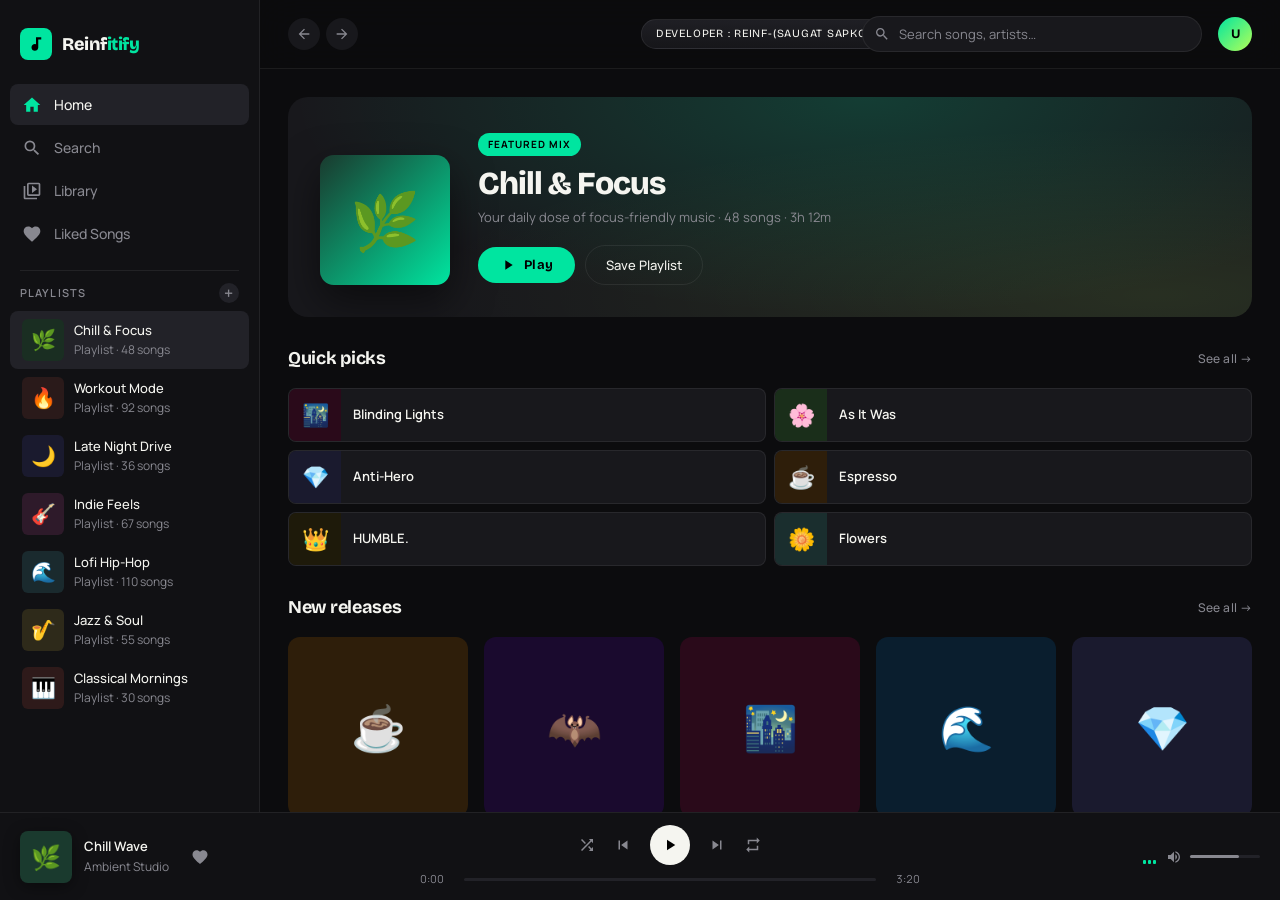
<file: index.html>
﻿<!DOCTYPE html>
<html lang="en">
<head>
<meta charset="UTF-8" />
<meta name="viewport" content="width=device-width, initial-scale=1.0" />
<title>Reinfitify</title>
<link href="https://fonts.googleapis.com/css2?family=Bricolage+Grotesque:opsz,wght@12..96,600;12..96,700;12..96,800&family=Manrope:wght@400;500;600&display=swap" rel="stylesheet" />
<link rel="stylesheet" href="reinfitify.css" />
</head>
<body>
<div class="app">
  <aside class="sidebar">
    <a class="logo" href="#">
      <div class="logo-mark">
        <svg viewBox="0 0 24 24"><path d="M12 3v9.28a4.39 4.39 0 0 0-1.5-.28C8.01 12 6 14.01 6 16.5S8.01 21 10.5 21c2.31 0 4.2-1.75 4.45-4H15V6h4V3h-7z"/></svg>
      </div>
      <span class="logo-text">Reinf<span>itify</span></span>
    </a>

    <nav class="nav">
      <a class="nav-item active" href="#" data-nav="home">
        <svg viewBox="0 0 24 24"><path d="M10 20v-6h4v6h5v-8h3L12 3 2 12h3v8z"/></svg>
        Home
      </a>
      <a class="nav-item" href="#" data-nav="search">
        <svg viewBox="0 0 24 24"><path d="M15.5 14h-.79l-.28-.27A6.471 6.471 0 0 0 16 9.5 6.5 6.5 0 1 0 9.5 16c1.61 0 3.09-.59 4.23-1.57l.27.28v.79l5 4.99L20.49 19l-4.99-5zm-6 0C7.01 14 5 11.99 5 9.5S7.01 5 9.5 5 14 7.01 14 9.5 11.99 14 9.5 14z"/></svg>
        Search
      </a>
      <a class="nav-item" href="#" data-nav="library">
        <svg viewBox="0 0 24 24"><path d="M4 6H2v14c0 1.1.9 2 2 2h14v-2H4V6zm16-4H8c-1.1 0-2 .9-2 2v12c0 1.1.9 2 2 2h12c1.1 0 2-.9 2-2V4c0-1.1-.9-2-2-2zm0 14H8V4h12v12zM12 5.5v9l6-4.5-6-4.5z"/></svg>
        Library
      </a>
      <a class="nav-item" href="#" data-nav="liked">
        <svg viewBox="0 0 24 24"><path d="M12 21.35l-1.45-1.32C5.4 15.36 2 12.28 2 8.5 2 5.42 4.42 3 7.5 3c1.74 0 3.41.81 4.5 2.09C13.09 3.81 14.76 3 16.5 3 19.58 3 22 5.42 22 8.5c0 3.78-3.4 6.86-8.55 11.54L12 21.35z"/></svg>
        Liked Songs
      </a>
    </nav>

    <div class="sidebar-divider"></div>

    <div class="library-header">
      <span>Playlists</span>
      <div class="library-add">+</div>
    </div>

    <div class="playlists">
      <div class="playlist-item active" onclick="selectPlaylist(this)">
        <div class="p-thumb" style="background:#1a2e22;">🌿</div>
        <div class="p-info">
          <div class="p-name">Chill &amp; Focus</div>
          <div class="p-meta">Playlist · 48 songs</div>
        </div>
      </div>
      <div class="playlist-item" onclick="selectPlaylist(this)">
        <div class="p-thumb" style="background:#2a1a1a;">🔥</div>
        <div class="p-info">
          <div class="p-name">Workout Mode</div>
          <div class="p-meta">Playlist · 92 songs</div>
        </div>
      </div>
      <div class="playlist-item" onclick="selectPlaylist(this)">
        <div class="p-thumb" style="background:#1a1a2e;">🌙</div>
        <div class="p-info">
          <div class="p-name">Late Night Drive</div>
          <div class="p-meta">Playlist · 36 songs</div>
        </div>
      </div>
      <div class="playlist-item" onclick="selectPlaylist(this)">
        <div class="p-thumb" style="background:#2e1a2a;">🎸</div>
        <div class="p-info">
          <div class="p-name">Indie Feels</div>
          <div class="p-meta">Playlist · 67 songs</div>
        </div>
      </div>
      <div class="playlist-item" onclick="selectPlaylist(this)">
        <div class="p-thumb" style="background:#1a2a2e;">🌊</div>
        <div class="p-info">
          <div class="p-name">Lofi Hip-Hop</div>
          <div class="p-meta">Playlist · 110 songs</div>
        </div>
      </div>
      <div class="playlist-item" onclick="selectPlaylist(this)">
        <div class="p-thumb" style="background:#2e2a1a;">🎷</div>
        <div class="p-info">
          <div class="p-name">Jazz &amp; Soul</div>
          <div class="p-meta">Playlist · 55 songs</div>
        </div>
      </div>
      <div class="playlist-item" onclick="selectPlaylist(this)">
        <div class="p-thumb" style="background:#2e1a1a;">🎹</div>
        <div class="p-info">
          <div class="p-name">Classical Mornings</div>
          <div class="p-meta">Playlist · 30 songs</div>
        </div>
      </div>
    </div>
  </aside>
  <main class="main">
    <div class="topbar">
      <div class="topbar-nav">
        <button class="topbar-btn">
          <svg viewBox="0 0 24 24"><path d="M20 11H7.83l5.59-5.59L12 4l-8 8 8 8 1.41-1.41L7.83 13H20v-2z"/></svg>
        </button>
        <button class="topbar-btn">
          <svg viewBox="0 0 24 24"><path d="M12 4l-1.41 1.41L16.17 11H4v2h12.17l-5.58 5.59L12 20l8-8z"/></svg>
        </button>
      </div>
      <div class="developer-credit">DEVELOPER : reinF-(Saugat Sapkota)</div>
      <div class="topbar-search">
        <svg viewBox="0 0 24 24"><path d="M15.5 14h-.79l-.28-.27A6.471 6.471 0 0 0 16 9.5 6.5 6.5 0 1 0 9.5 16c1.61 0 3.09-.59 4.23-1.57l.27.28v.79l5 4.99L20.49 19l-4.99-5zm-6 0C7.01 14 5 11.99 5 9.5S7.01 5 9.5 5 14 7.01 14 9.5 11.99 14 9.5 14z"/></svg>
        <input class="search-input" placeholder="Search songs, artists…" type="text" />
      </div>
      <div class="profile-wrap">
        <button class="avatar-btn" id="profile-btn" type="button" aria-expanded="false" aria-haspopup="true" onclick="toggleProfileMenu(event)">U</button>
        <div class="profile-menu" id="profile-menu">
          <button class="profile-menu-item" type="button" onclick="handleProfileAction('profile')">Profile</button>
          <button class="profile-menu-item" type="button" onclick="handleProfileAction('settings')">Settings</button>
          <button class="profile-menu-item logout" type="button" onclick="handleProfileAction('logout')">Logout</button>
        </div>
      </div>
    </div>
    <div class="hero" id="home-section">
      <div class="hero-inner">
        <div class="hero-bg"></div>
        <div class="hero-art">🌿</div>
        <div class="hero-info">
          <div class="hero-tag">Featured Mix</div>
          <div class="hero-title">Chill &amp; Focus</div>
          <div class="hero-sub">Your daily dose of focus-friendly music · 48 songs · 3h 12m</div>
          <div class="hero-actions">
            <button class="btn-play" onclick="playTrack('Chill Wave','Ambient Studio','🌿','#1a3a2e','247_Dream_LoFi_Chillwave_Vol_01_Luminous_Drift_Studio_256KBPS.mp3')">
              <svg viewBox="0 0 24 24"><path d="M8 5v14l11-7z"/></svg>
              Play
            </button>
            <button class="btn-outline">Save Playlist</button>
          </div>
        </div>
      </div>
    </div>
    <div class="section">
      <div class="section-head">
        <div class="section-title">Quick picks</div>
        <a class="see-all" href="#">See all →</a>
      </div>
      <div class="quick-grid">
        <div class="quick-card" onclick="playTrack('Blinding Lights','The Weeknd','🌃','#2a0a1a')">
          <div class="quick-thumb" style="background:#2a0a1a;">🌃</div>
          <div class="quick-name">Blinding Lights</div>
          <div class="quick-play"><svg viewBox="0 0 24 24"><path d="M8 5v14l11-7z"/></svg></div>
        </div>
        <div class="quick-card" onclick="playTrack('As It Was','Harry Styles','🌸','#1a2e1a')">
          <div class="quick-thumb" style="background:#1a2e1a;">🌸</div>
          <div class="quick-name">As It Was</div>
          <div class="quick-play"><svg viewBox="0 0 24 24"><path d="M8 5v14l11-7z"/></svg></div>
        </div>
        <div class="quick-card" onclick="playTrack('Anti-Hero','Taylor Swift','💎','#1a1a2e')">
          <div class="quick-thumb" style="background:#1a1a2e;">💎</div>
          <div class="quick-name">Anti-Hero</div>
          <div class="quick-play"><svg viewBox="0 0 24 24"><path d="M8 5v14l11-7z"/></svg></div>
        </div>
        <div class="quick-card" onclick="playTrack('Espresso','Sabrina Carpenter','☕','#2e1e0a')">
          <div class="quick-thumb" style="background:#2e1e0a;">☕</div>
          <div class="quick-name">Espresso</div>
          <div class="quick-play"><svg viewBox="0 0 24 24"><path d="M8 5v14l11-7z"/></svg></div>
        </div>
        <div class="quick-card" onclick="playTrack('HUMBLE.','Kendrick Lamar','👑','#1e1a0a')">
          <div class="quick-thumb" style="background:#1e1a0a;">👑</div>
          <div class="quick-name">HUMBLE.</div>
          <div class="quick-play"><svg viewBox="0 0 24 24"><path d="M8 5v14l11-7z"/></svg></div>
        </div>
        <div class="quick-card" onclick="playTrack('Flowers','Miley Cyrus','🌼','#1a2e2e')">
          <div class="quick-thumb" style="background:#1a2e2e;">🌼</div>
          <div class="quick-name">Flowers</div>
          <div class="quick-play"><svg viewBox="0 0 24 24"><path d="M8 5v14l11-7z"/></svg></div>
        </div>
      </div>
    </div>
    <div class="section" id="library-section">
      <div class="section-head">
        <div class="section-title">New releases</div>
        <a class="see-all" href="#">See all →</a>
      </div>
      <div class="album-grid">
        <div class="album-card" onclick="playTrack('Short n\' Sweet','Sabrina Carpenter','☕','#2e1e0a')">
          <div class="album-art" style="background:#2e1e0a;">
            ☕
            <div class="album-art-overlay"><div class="album-play-btn"><svg viewBox="0 0 24 24"><path d="M8 5v14l11-7z"/></svg></div></div>
          </div>
          <div class="album-title">Short n' Sweet</div>
          <div class="album-artist">Sabrina Carpenter</div>
        </div>
        <div class="album-card" onclick="playTrack('Vampire','Olivia Rodrigo','🦇','#1a0a2e')">
          <div class="album-art" style="background:#1a0a2e;">
            🦇
            <div class="album-art-overlay"><div class="album-play-btn"><svg viewBox="0 0 24 24"><path d="M8 5v14l11-7z"/></svg></div></div>
          </div>
          <div class="album-title">GUTS</div>
          <div class="album-artist">Olivia Rodrigo</div>
        </div>
        <div class="album-card" onclick="playTrack('After Hours','The Weeknd','🌃','#2a0a1a')">
          <div class="album-art" style="background:#2a0a1a;">
            🌃
            <div class="album-art-overlay"><div class="album-play-btn"><svg viewBox="0 0 24 24"><path d="M8 5v14l11-7z"/></svg></div></div>
          </div>
          <div class="album-title">After Hours</div>
          <div class="album-artist">The Weeknd</div>
        </div>
        <div class="album-card" onclick="playTrack('Calm Down','Rema','🌊','#0a1e2e')">
          <div class="album-art" style="background:#0a1e2e;">
            🌊
            <div class="album-art-overlay"><div class="album-play-btn"><svg viewBox="0 0 24 24"><path d="M8 5v14l11-7z"/></svg></div></div>
          </div>
          <div class="album-title">Rave & Roses</div>
          <div class="album-artist">Rema</div>
        </div>
        <div class="album-card" onclick="playTrack('Midnights','Taylor Swift','💎','#1a1a2e')">
          <div class="album-art" style="background:#1a1a2e;">
            💎
            <div class="album-art-overlay"><div class="album-play-btn"><svg viewBox="0 0 24 24"><path d="M8 5v14l11-7z"/></svg></div></div>
          </div>
          <div class="album-title">Midnights</div>
          <div class="album-artist">Taylor Swift</div>
        </div>
      </div>
    </div>
    <div class="section" id="liked-section">
      <div class="section-head">
        <div class="section-title">Trending right now</div>
        <a class="see-all" href="#">See all →</a>
      </div>
      <div class="tracklist">
        <div class="tracklist-header">
          <div class="th" style="text-align:center;">#</div>
          <div class="th">Title</div>
          <div class="th">Album</div>
          <div class="th right">Duration</div>
          <div class="th"></div>
        </div>
        <div id="tracklist-body"></div>
      </div>
    </div>

    <div class="section-end"></div>
  </main>
  <footer class="player">
    <div class="player-track">
      <div class="now-art" id="now-art" style="background:#1a3a2e;">🌿</div>
      <div class="now-info">
        <div class="now-title" id="now-title">Chill Wave</div>
        <div class="now-artist" id="now-artist">Ambient Studio</div>
      </div>
      <button class="like-now" id="like-now-btn" onclick="toggleLikeNow()">
        <svg viewBox="0 0 24 24"><path d="M12 21.35l-1.45-1.32C5.4 15.36 2 12.28 2 8.5 2 5.42 4.42 3 7.5 3c1.74 0 3.41.81 4.5 2.09C13.09 3.81 14.76 3 16.5 3 19.58 3 22 5.42 22 8.5c0 3.78-3.4 6.86-8.55 11.54L12 21.35z"/></svg>
      </button>
    </div>

    <div class="player-center">
      <div class="ctrl-row">
        <button class="ctrl" id="shuffle-btn" onclick="toggleShuffle()" title="Shuffle">
          <svg viewBox="0 0 24 24" width="18" height="18"><path d="M10.59 9.17L5.41 4 4 5.41l5.17 5.17 1.42-1.41zM14.5 4l2.04 2.04L4 18.59 5.41 20 17.96 7.46 20 9.5V4h-5.5zm.33 9.41l-1.41 1.41 3.13 3.13L14.5 20H20v-5.5l-2.04 2.04-3.13-3.13z"/></svg>
        </button>
        <button class="ctrl" title="Previous" onclick="prevTrack()">
          <svg viewBox="0 0 24 24"><path d="M6 6h2v12H6zm3.5 6l8.5 6V6z"/></svg>
        </button>
        <button class="play-pause" id="play-pause-btn" onclick="togglePlay()">
          <svg id="pp-icon" viewBox="0 0 24 24"><path d="M8 5v14l11-7z"/></svg>
        </button>
        <button class="ctrl" title="Next" onclick="nextTrack()">
          <svg viewBox="0 0 24 24"><path d="M6 18l8.5-6L6 6v12zM16 6v12h2V6h-2z"/></svg>
        </button>
        <button class="ctrl" id="repeat-btn" onclick="toggleRepeat()" title="Repeat">
          <svg viewBox="0 0 24 24"><path d="M7 7h10v3l4-4-4-4v3H5v6h2V7zm10 10H7v-3l-4 4 4 4v-3h12v-6h-2v4z"/></svg>
        </button>
      </div>
      <div class="prog-row">
        <span class="time-lbl" id="cur-time">0:00</span>
        <div class="prog-track" onclick="seek(event)">
          <div class="prog-fill" id="prog-fill" style="width:0%"></div>
        </div>
        <span class="time-lbl r" id="total-time">3:20</span>
      </div>
    </div>

    <div class="player-right">
      <div class="bars" id="bars"><span></span><span></span><span></span></div>
      <div class="vol-wrap">
        <button class="vol-ctrl">
          <svg viewBox="0 0 24 24"><path d="M3 9v6h4l5 5V4L7 9H3zm13.5 3c0-1.77-1.02-3.29-2.5-4.03v8.05c1.48-.73 2.5-2.25 2.5-4.02zM14 3.23v2.06c2.89.86 5 3.54 5 6.71s-2.11 5.85-5 6.71v2.06c4.01-.91 7-4.49 7-8.77s-2.99-7.86-7-8.77z"/></svg>
        </button>
        <div class="vol-slider">
          <div class="vol-fill" id="vol-fill"></div>
        </div>
      </div>
    </div>
  </footer>
</div>

<script src="reinfitify.js"></script>
</body>
</html>
</file>
<file: reinfitify.css>
﻿*, *::before, *::after { box-sizing: border-box; margin: 0; padding: 0; }

  :root {
    --accent: #00E5A0;
    --accent2: #B4FF57;
    --bg: #0C0C0E;
    --bg2: #111114;
    --bg3: #18181C;
    --bg4: #222228;
    --text: #F5F5F0;
    --muted: #888890;
    --border: rgba(255,255,255,0.07);
    --player-h: 88px;
    --sidebar-w: 260px;
    --font-display: 'Bricolage Grotesque', sans-serif;
    --font-body: 'Manrope', sans-serif;
    --radius: 12px;
    --radius-sm: 8px;
    --transition: 0.18s cubic-bezier(0.4,0,0.2,1);
  }

  html, body {
    height: 100%;
    background: var(--bg);
    color: var(--text);
    font-family: var(--font-body);
    font-size: 14px;
    line-height: 1.5;
    overflow: hidden;
  }
  .app {
    display: grid;
    grid-template-columns: var(--sidebar-w) 1fr;
    grid-template-rows: 1fr var(--player-h);
    height: 100vh;
  }
  .sidebar {
    background: var(--bg2);
    border-right: 1px solid var(--border);
    grid-row: 1;
    display: flex;
    flex-direction: column;
    overflow: hidden;
  }

  .logo {
    padding: 28px 20px 20px;
    display: flex;
    align-items: center;
    gap: 10px;
    text-decoration: none;
  }
  .logo-mark {
    width: 32px; height: 32px;
    background: var(--accent);
    border-radius: 8px;
    display: flex; align-items: center; justify-content: center;
    flex-shrink: 0;
  }
  .logo-mark svg { width: 18px; height: 18px; fill: #000; }
  .logo-text {
    font-family: var(--font-display);
    font-weight: 800;
    font-size: 18px;
    letter-spacing: -0.5px;
    color: var(--text);
  }
  .logo-text span { color: var(--accent); }

  .nav {
    padding: 4px 10px;
    display: flex;
    flex-direction: column;
    gap: 2px;
  }
  .nav-item {
    display: flex;
    align-items: center;
    gap: 12px;
    padding: 10px 12px;
    border-radius: var(--radius-sm);
    color: var(--muted);
    cursor: pointer;
    transition: color var(--transition), background var(--transition);
    font-weight: 500;
    text-decoration: none;
    font-family: var(--font-body);
    font-size: 14px;
  }
  .nav-item svg { width: 20px; height: 20px; fill: currentColor; flex-shrink: 0; }
  .nav-item:hover { color: var(--text); background: var(--bg3); }
  .nav-item.active { color: var(--text); background: var(--bg4); }
  .nav-item.active svg { color: var(--accent); fill: var(--accent); }

  .sidebar-divider {
    height: 1px;
    background: var(--border);
    margin: 12px 20px;
  }

  .library-header {
    padding: 0 20px 8px;
    font-size: 11px;
    font-weight: 600;
    letter-spacing: 0.1em;
    text-transform: uppercase;
    color: var(--muted);
    display: flex;
    align-items: center;
    justify-content: space-between;
  }
  .library-add {
    width: 20px; height: 20px;
    background: var(--bg4);
    border-radius: 50%;
    display: flex; align-items: center; justify-content: center;
    cursor: pointer;
    color: var(--muted);
    font-size: 16px;
    line-height: 1;
    transition: background var(--transition), color var(--transition);
  }
  .library-add:hover { background: var(--accent); color: #000; }

  .playlists {
    padding: 0 10px;
    flex: 1;
    overflow-y: auto;
    scrollbar-width: none;
  }
  .playlists::-webkit-scrollbar { display: none; }

  .playlist-item {
    display: flex;
    align-items: center;
    gap: 10px;
    padding: 8px 12px;
    border-radius: var(--radius-sm);
    cursor: pointer;
    transition: background var(--transition);
  }
  .playlist-item:hover { background: var(--bg3); }
  .playlist-item.active { background: var(--bg4); }
  .p-thumb {
    width: 42px; height: 42px;
    border-radius: 6px;
    flex-shrink: 0;
    display: flex; align-items: center; justify-content: center;
    font-size: 20px;
  }
  .p-info { overflow: hidden; }
  .p-name {
    font-size: 13px;
    font-weight: 500;
    color: var(--text);
    white-space: nowrap;
    overflow: hidden;
    text-overflow: ellipsis;
  }
  .p-meta { font-size: 12px; color: var(--muted); margin-top: 1px; }
  .main {
    background: var(--bg);
    grid-row: 1;
    overflow-y: auto;
    scrollbar-width: thin;
    scrollbar-color: var(--bg4) transparent;
  }

  .topbar {
    position: sticky;
    top: 0;
    z-index: 10;
    background: rgba(12,12,14,0.85);
    backdrop-filter: blur(20px);
    -webkit-backdrop-filter: blur(20px);
    padding: 16px 28px;
    display: flex;
    align-items: center;
    gap: 12px;
    border-bottom: 1px solid var(--border);
  }
  .topbar-nav { display: flex; gap: 6px; }
  .topbar-btn {
    width: 32px; height: 32px;
    border-radius: 50%;
    background: var(--bg3);
    border: none;
    color: var(--muted);
    display: flex; align-items: center; justify-content: center;
    cursor: pointer;
    transition: background var(--transition), color var(--transition);
  }
  .topbar-btn svg { width: 16px; height: 16px; fill: currentColor; }
  .topbar-btn:hover { background: var(--bg4); color: var(--text); }
  .developer-credit {
    position: absolute;
    left: 50%;
    transform: translateX(-50%);
    padding: 6px 14px;
    border: 1px solid var(--border);
    border-radius: 999px;
    background: linear-gradient(180deg, rgba(34, 34, 40, 0.88), rgba(24, 24, 28, 0.88));
    color: var(--text);
    font-family: var(--font-display);
    font-size: 11px;
    letter-spacing: 0.07em;
    text-transform: uppercase;
    white-space: nowrap;
    pointer-events: none;
  }
  .topbar-search {
    flex: 1;
    max-width: 340px;
    margin-left: auto;
    position: relative;
  }
  .topbar-search svg {
    position: absolute;
    left: 12px; top: 50%;
    transform: translateY(-50%);
    width: 16px; height: 16px;
    fill: var(--muted);
    pointer-events: none;
  }
  .search-input {
    width: 100%;
    background: var(--bg3);
    border: 1px solid var(--border);
    border-radius: 100px;
    padding: 8px 16px 8px 36px;
    color: var(--text);
    font-family: var(--font-body);
    font-size: 13px;
    outline: none;
    transition: border-color var(--transition), background var(--transition);
  }
  .search-input::placeholder { color: var(--muted); }
  .search-input:focus { border-color: var(--accent); background: var(--bg4); }

  .avatar-btn {
    width: 34px; height: 34px;
    border-radius: 50%;
    background: linear-gradient(135deg, var(--accent), var(--accent2));
    border: none;
    display: flex; align-items: center; justify-content: center;
    font-family: var(--font-display);
    font-size: 13px; font-weight: 700;
    color: #000;
    cursor: pointer;
    flex-shrink: 0;
  }
  .profile-wrap {
    margin-left: 4px;
    position: relative;
    flex-shrink: 0;
  }
  .profile-menu {
    position: absolute;
    top: calc(100% + 10px);
    right: 0;
    min-width: 150px;
    background: var(--bg2);
    border: 1px solid var(--border);
    border-radius: 10px;
    padding: 6px;
    display: flex;
    flex-direction: column;
    gap: 2px;
    opacity: 0;
    pointer-events: none;
    transform: translateY(-8px);
    transition: opacity var(--transition), transform var(--transition);
    box-shadow: 0 14px 30px rgba(0, 0, 0, 0.45);
    z-index: 30;
  }
  .profile-menu.open {
    opacity: 1;
    pointer-events: auto;
    transform: translateY(0);
  }
  .profile-menu-item {
    border: none;
    background: transparent;
    color: var(--text);
    text-align: left;
    font-family: var(--font-body);
    font-size: 13px;
    font-weight: 500;
    padding: 8px 10px;
    border-radius: 8px;
    cursor: pointer;
    transition: background var(--transition), color var(--transition);
  }
  .profile-menu-item:hover {
    background: var(--bg4);
  }
  .profile-menu-item.logout {
    color: #ff8e8e;
  }
  .profile-menu-item.logout:hover {
    color: #ffd2d2;
  }
  @media (max-width: 1180px) {
    .developer-credit {
      display: none;
    }
  }
  .hero {
    padding: 28px 28px 0;
  }
  .hero-inner {
    border-radius: 20px;
    background: var(--bg3);
    padding: 32px;
    display: flex;
    gap: 28px;
    align-items: flex-end;
    position: relative;
    overflow: hidden;
    min-height: 220px;
  }
  .hero-bg {
    position: absolute;
    inset: 0;
    background: radial-gradient(ellipse at 60% 0%, rgba(0,229,160,0.18) 0%, transparent 70%),
                radial-gradient(ellipse at 90% 90%, rgba(180,255,87,0.10) 0%, transparent 60%);
    pointer-events: none;
  }
  .hero-art {
    width: 130px; height: 130px;
    border-radius: 14px;
    background: linear-gradient(135deg, #1a3a2e 0%, #00E5A0 100%);
    flex-shrink: 0;
    display: flex; align-items: center; justify-content: center;
    font-size: 56px;
    box-shadow: 0 16px 40px rgba(0,0,0,0.5);
    position: relative;
  }
  .hero-info { position: relative; }
  .hero-tag {
    display: inline-block;
    padding: 4px 10px;
    background: var(--accent);
    color: #000;
    font-size: 10px;
    font-weight: 700;
    letter-spacing: 0.1em;
    text-transform: uppercase;
    border-radius: 100px;
    margin-bottom: 10px;
  }
  .hero-title {
    font-family: var(--font-display);
    font-size: 32px;
    font-weight: 800;
    letter-spacing: -1px;
    line-height: 1.1;
    margin-bottom: 6px;
  }
  .hero-sub { color: var(--muted); font-size: 13px; margin-bottom: 18px; }
  .hero-actions { display: flex; gap: 10px; align-items: center; }
  .btn-play {
    display: flex; align-items: center; gap: 8px;
    padding: 10px 22px;
    background: var(--accent);
    color: #000;
    border: none;
    border-radius: 100px;
    font-family: var(--font-display);
    font-weight: 700;
    font-size: 13px;
    cursor: pointer;
    transition: transform var(--transition), box-shadow var(--transition);
    letter-spacing: 0.02em;
  }
  .btn-play svg { width: 16px; height: 16px; fill: #000; }
  .btn-play:hover { transform: scale(1.04); box-shadow: 0 6px 24px rgba(0,229,160,0.35); }
  .btn-outline {
    padding: 10px 20px;
    border: 1px solid var(--border);
    background: transparent;
    color: var(--text);
    border-radius: 100px;
    font-family: var(--font-body);
    font-size: 13px;
    font-weight: 500;
    cursor: pointer;
    transition: border-color var(--transition), background var(--transition);
  }
  .btn-outline:hover { border-color: var(--muted); background: var(--bg4); }
  .section { padding: 28px 28px 0; }
  .section-head {
    display: flex;
    align-items: center;
    justify-content: space-between;
    margin-bottom: 16px;
  }
  .section-title {
    font-family: var(--font-display);
    font-size: 18px;
    font-weight: 700;
    letter-spacing: -0.3px;
  }
  .see-all {
    font-size: 12px;
    font-weight: 500;
    color: var(--muted);
    cursor: pointer;
    transition: color var(--transition);
    text-decoration: none;
    letter-spacing: 0.03em;
  }
  .see-all:hover { color: var(--accent); }
  .quick-grid {
    display: grid;
    grid-template-columns: repeat(2, 1fr);
    gap: 8px;
  }
  .quick-card {
    display: flex;
    align-items: center;
    gap: 0;
    background: var(--bg3);
    border-radius: var(--radius-sm);
    overflow: hidden;
    cursor: pointer;
    transition: background var(--transition);
    border: 1px solid var(--border);
  }
  .quick-card:hover { background: var(--bg4); }
  .quick-card.playing { border-color: var(--accent); }
  .quick-thumb {
    width: 52px; height: 52px;
    flex-shrink: 0;
    display: flex; align-items: center; justify-content: center;
    font-size: 22px;
  }
  .quick-name {
    padding: 0 12px;
    font-size: 13px;
    font-weight: 600;
    color: var(--text);
    white-space: nowrap;
    overflow: hidden;
    text-overflow: ellipsis;
  }
  .quick-play {
    margin-left: auto;
    margin-right: 12px;
    width: 28px; height: 28px;
    border-radius: 50%;
    background: var(--accent);
    display: flex; align-items: center; justify-content: center;
    opacity: 0;
    transition: opacity var(--transition);
    flex-shrink: 0;
  }
  .quick-card:hover .quick-play { opacity: 1; }
  .quick-play svg { width: 12px; height: 12px; fill: #000; }
  .album-grid {
    display: grid;
    grid-template-columns: repeat(5, 1fr);
    gap: 16px;
  }
  .album-card {
    cursor: pointer;
    transition: transform var(--transition);
  }
  .album-card:hover { transform: translateY(-4px); }
  .album-art {
    width: 100%;
    aspect-ratio: 1;
    border-radius: var(--radius);
    display: flex; align-items: center; justify-content: center;
    font-size: 44px;
    margin-bottom: 10px;
    position: relative;
    overflow: hidden;
  }
  .album-art-overlay {
    position: absolute;
    inset: 0;
    background: rgba(0,0,0,0.4);
    display: flex; align-items: center; justify-content: center;
    opacity: 0;
    transition: opacity var(--transition);
    border-radius: var(--radius);
  }
  .album-card:hover .album-art-overlay { opacity: 1; }
  .album-play-btn {
    width: 44px; height: 44px;
    border-radius: 50%;
    background: var(--accent);
    display: flex; align-items: center; justify-content: center;
    box-shadow: 0 6px 20px rgba(0,229,160,0.4);
    transform: translateY(8px);
    transition: transform var(--transition);
  }
  .album-card:hover .album-play-btn { transform: translateY(0); }
  .album-play-btn svg { width: 18px; height: 18px; fill: #000; }
  .album-title {
    font-size: 13px;
    font-weight: 600;
    color: var(--text);
    white-space: nowrap;
    overflow: hidden;
    text-overflow: ellipsis;
  }
  .album-artist { font-size: 12px; color: var(--muted); margin-top: 2px; }
  .tracklist { border-radius: var(--radius); overflow: hidden; }
  .track-row {
    display: grid;
    grid-template-columns: 40px 1fr 80px 80px 40px;
    align-items: center;
    gap: 12px;
    padding: 10px 16px;
    border-radius: var(--radius-sm);
    cursor: pointer;
    transition: background var(--transition);
  }
  .track-row:hover { background: var(--bg3); }
  .track-row.playing { background: rgba(0,229,160,0.07); }
  .track-num {
    font-size: 13px;
    color: var(--muted);
    text-align: center;
    font-family: var(--font-body);
  }
  .track-row.playing .track-num { color: var(--accent); }
  .track-main { display: flex; align-items: center; gap: 12px; overflow: hidden; }
  .track-mini-art {
    width: 40px; height: 40px;
    border-radius: 6px;
    flex-shrink: 0;
    display: flex; align-items: center; justify-content: center;
    font-size: 18px;
  }
  .track-title {
    font-size: 13px;
    font-weight: 500;
    color: var(--text);
    white-space: nowrap;
    overflow: hidden;
    text-overflow: ellipsis;
  }
  .track-row.playing .track-title { color: var(--accent); }
  .track-artist-name { font-size: 12px; color: var(--muted); margin-top: 1px; white-space: nowrap; overflow: hidden; text-overflow: ellipsis; }
  .track-album-name { font-size: 12px; color: var(--muted); white-space: nowrap; overflow: hidden; text-overflow: ellipsis; }
  .track-dur { font-size: 12px; color: var(--muted); text-align: right; }
  .track-like {
    display: flex; align-items: center; justify-content: center;
    color: var(--muted);
    cursor: pointer;
    transition: color var(--transition);
    opacity: 0;
    transition: opacity var(--transition), color var(--transition);
  }
  .track-row:hover .track-like { opacity: 1; }
  .track-like.liked { opacity: 1; color: var(--accent); }
  .track-like svg { width: 16px; height: 16px; fill: currentColor; }
  .tracklist-header {
    display: grid;
    grid-template-columns: 40px 1fr 80px 80px 40px;
    gap: 12px;
    padding: 8px 16px;
    border-bottom: 1px solid var(--border);
    margin-bottom: 4px;
  }
  .th { font-size: 11px; font-weight: 600; color: var(--muted); letter-spacing: 0.08em; text-transform: uppercase; }
  .th.right { text-align: right; }

  .section-end { height: 32px; }
  .player {
    grid-column: 1 / -1;
    background: var(--bg2);
    border-top: 1px solid var(--border);
    display: flex;
    align-items: center;
    padding: 0 20px;
    gap: 0;
    position: relative;
    z-index: 20;
  }

  .player-track {
    display: flex;
    align-items: center;
    gap: 12px;
    width: var(--sidebar-w);
    flex-shrink: 0;
  }
  .now-art {
    width: 52px; height: 52px;
    border-radius: 8px;
    flex-shrink: 0;
    display: flex; align-items: center; justify-content: center;
    font-size: 24px;
    box-shadow: 0 4px 16px rgba(0,0,0,0.4);
  }
  .now-info { overflow: hidden; }
  .now-title {
    font-size: 13px;
    font-weight: 600;
    color: var(--text);
    white-space: nowrap; overflow: hidden; text-overflow: ellipsis;
  }
  .now-artist { font-size: 12px; color: var(--muted); margin-top: 1px; }
  .like-now {
    margin-left: 10px;
    background: none; border: none;
    color: var(--muted);
    cursor: pointer;
    transition: color var(--transition);
    flex-shrink: 0;
    display: flex; align-items: center;
  }
  .like-now svg { width: 18px; height: 18px; fill: currentColor; }
  .like-now:hover { color: var(--text); }
  .like-now.liked { color: var(--accent); }

  .player-center {
    flex: 1;
    display: flex;
    flex-direction: column;
    align-items: center;
    gap: 6px;
    padding: 0 20px;
  }
  .ctrl-row {
    display: flex;
    align-items: center;
    gap: 18px;
  }
  .ctrl {
    background: none; border: none;
    color: var(--muted);
    cursor: pointer;
    display: flex; align-items: center;
    transition: color var(--transition), transform var(--transition);
    padding: 0;
    line-height: 0;
  }
  .ctrl svg { width: 18px; height: 18px; fill: currentColor; }
  .ctrl:hover { color: var(--text); }
  .ctrl.active { color: var(--accent); }
  .play-pause {
    width: 40px; height: 40px;
    border-radius: 50%;
    background: var(--text);
    border: none;
    display: flex; align-items: center; justify-content: center;
    cursor: pointer;
    transition: transform var(--transition), background var(--transition), box-shadow var(--transition);
    flex-shrink: 0;
  }
  .play-pause svg { width: 18px; height: 18px; fill: #000; }
  .play-pause:hover {
    transform: scale(1.07);
    background: var(--accent);
    box-shadow: 0 4px 16px rgba(0,229,160,0.35);
  }
  .prog-row {
    display: flex;
    align-items: center;
    gap: 10px;
    width: 100%;
    max-width: 500px;
  }
  .time-lbl { font-size: 11px; color: var(--muted); min-width: 34px; font-variant-numeric: tabular-nums; }
  .time-lbl.r { text-align: right; }
  .prog-track {
    flex: 1;
    height: 3px;
    background: var(--bg4);
    border-radius: 2px;
    cursor: pointer;
    position: relative;
    transition: height var(--transition);
  }
  .prog-track:hover { height: 5px; }
  .prog-fill {
    height: 100%;
    background: var(--accent);
    border-radius: 2px;
    transition: width 0.9s linear;
    position: relative;
  }
  .prog-fill::after {
    content: '';
    width: 12px; height: 12px;
    border-radius: 50%;
    background: var(--text);
    position: absolute;
    right: -6px; top: 50%;
    transform: translateY(-50%);
    opacity: 0;
    transition: opacity var(--transition);
  }
  .prog-track:hover .prog-fill::after { opacity: 1; }

  .player-right {
    width: 200px;
    display: flex;
    align-items: center;
    gap: 10px;
    justify-content: flex-end;
    flex-shrink: 0;
  }
  .vol-wrap {
    display: flex; align-items: center; gap: 8px;
  }
  .vol-ctrl { color: var(--muted); background: none; border: none; cursor: pointer; display: flex; }
  .vol-ctrl svg { width: 16px; height: 16px; fill: currentColor; }
  .vol-slider {
    width: 70px;
    height: 3px;
    background: var(--bg4);
    border-radius: 2px;
    cursor: pointer;
    position: relative;
  }
  .vol-fill {
    height: 100%;
    background: var(--muted);
    border-radius: 2px;
    width: 70%;
    transition: background var(--transition);
  }
  .vol-wrap:hover .vol-fill { background: var(--accent); }
  @keyframes bar1 { 0%,100%{height:4px}50%{height:14px} }
  @keyframes bar2 { 0%,100%{height:10px}50%{height:4px} }
  @keyframes bar3 { 0%,100%{height:7px}50%{height:12px} }
  .bars {
    display: flex; align-items: flex-end; gap: 2px;
    height: 14px;
  }
  .bars span {
    width: 3px; border-radius: 1px;
    background: var(--accent);
    height: 4px;
  }
  .bars.playing span:nth-child(1) { animation: bar1 0.8s ease-in-out infinite; }
  .bars.playing span:nth-child(2) { animation: bar2 0.8s ease-in-out infinite 0.2s; }
  .bars.playing span:nth-child(3) { animation: bar3 0.8s ease-in-out infinite 0.1s; }
  .main::-webkit-scrollbar { width: 5px; }
  .main::-webkit-scrollbar-track { background: transparent; }
  .main::-webkit-scrollbar-thumb { background: var(--bg4); border-radius: 3px; }
</file>
